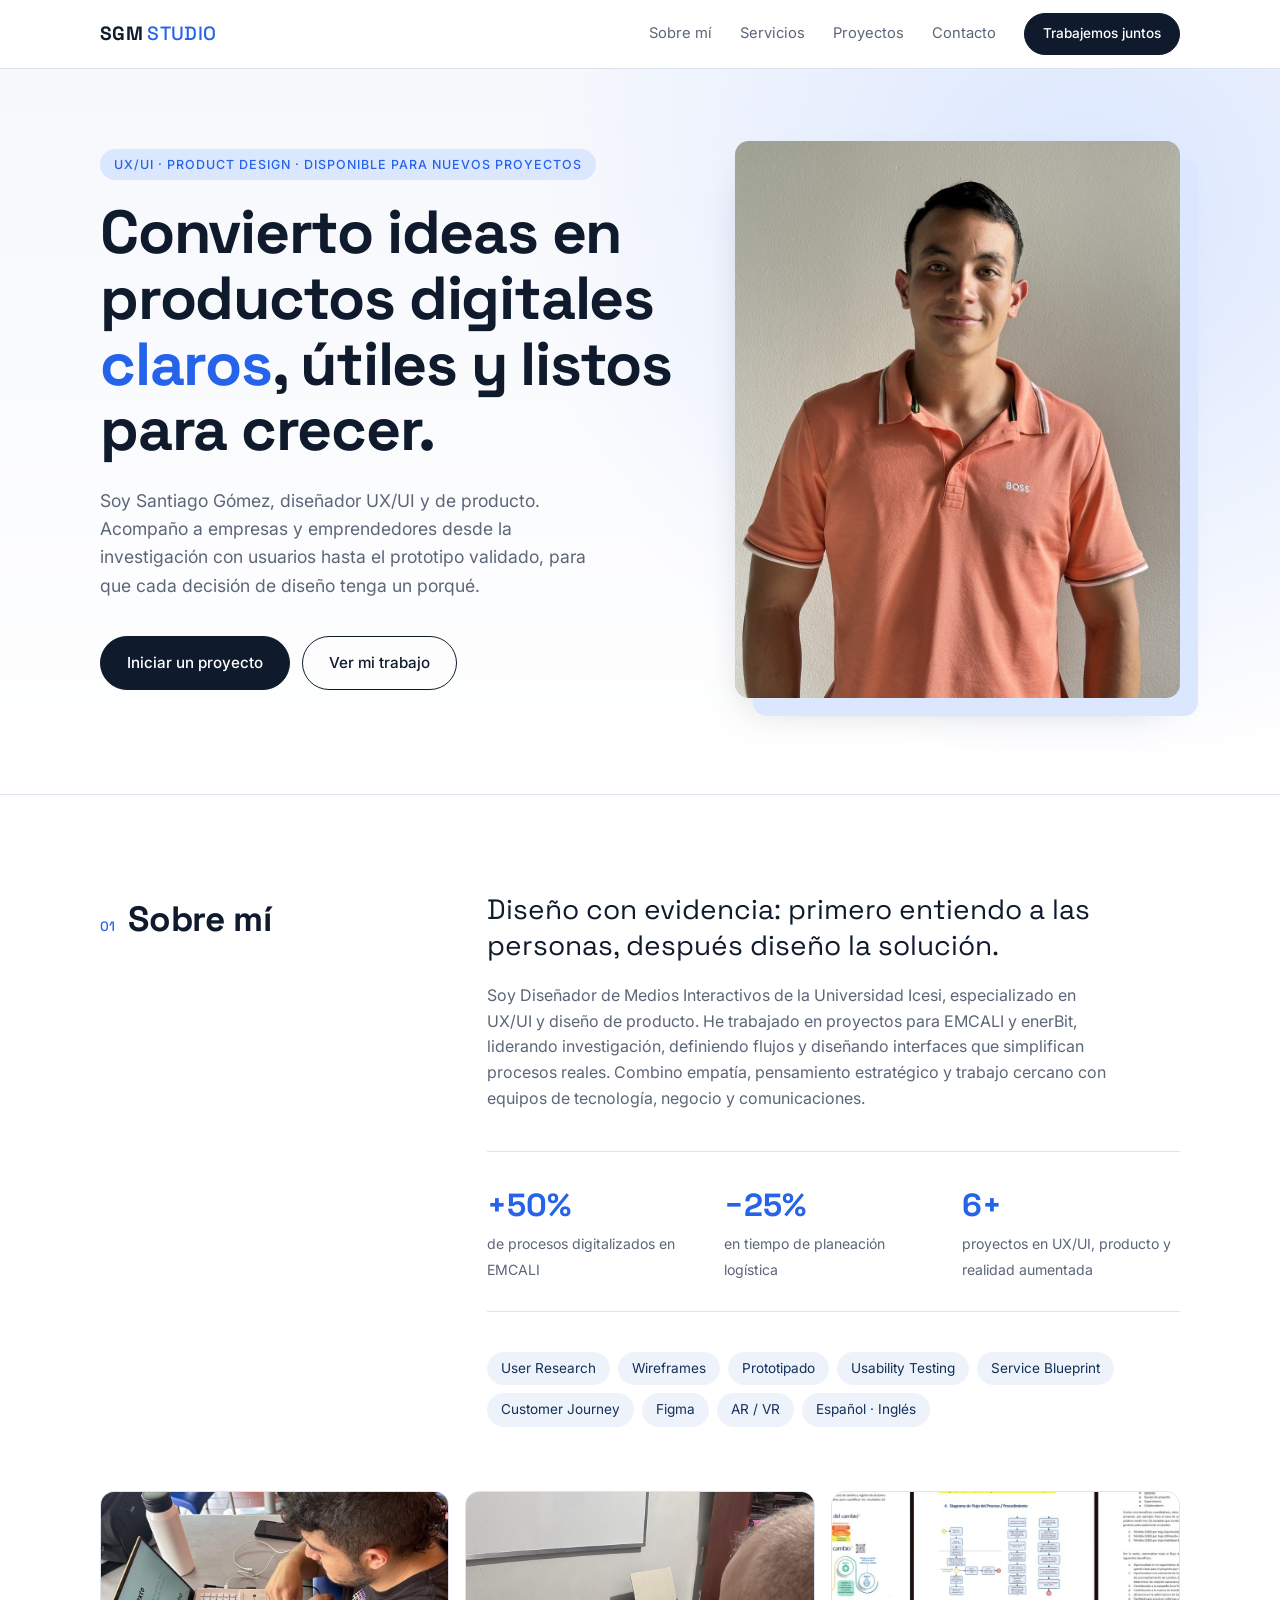
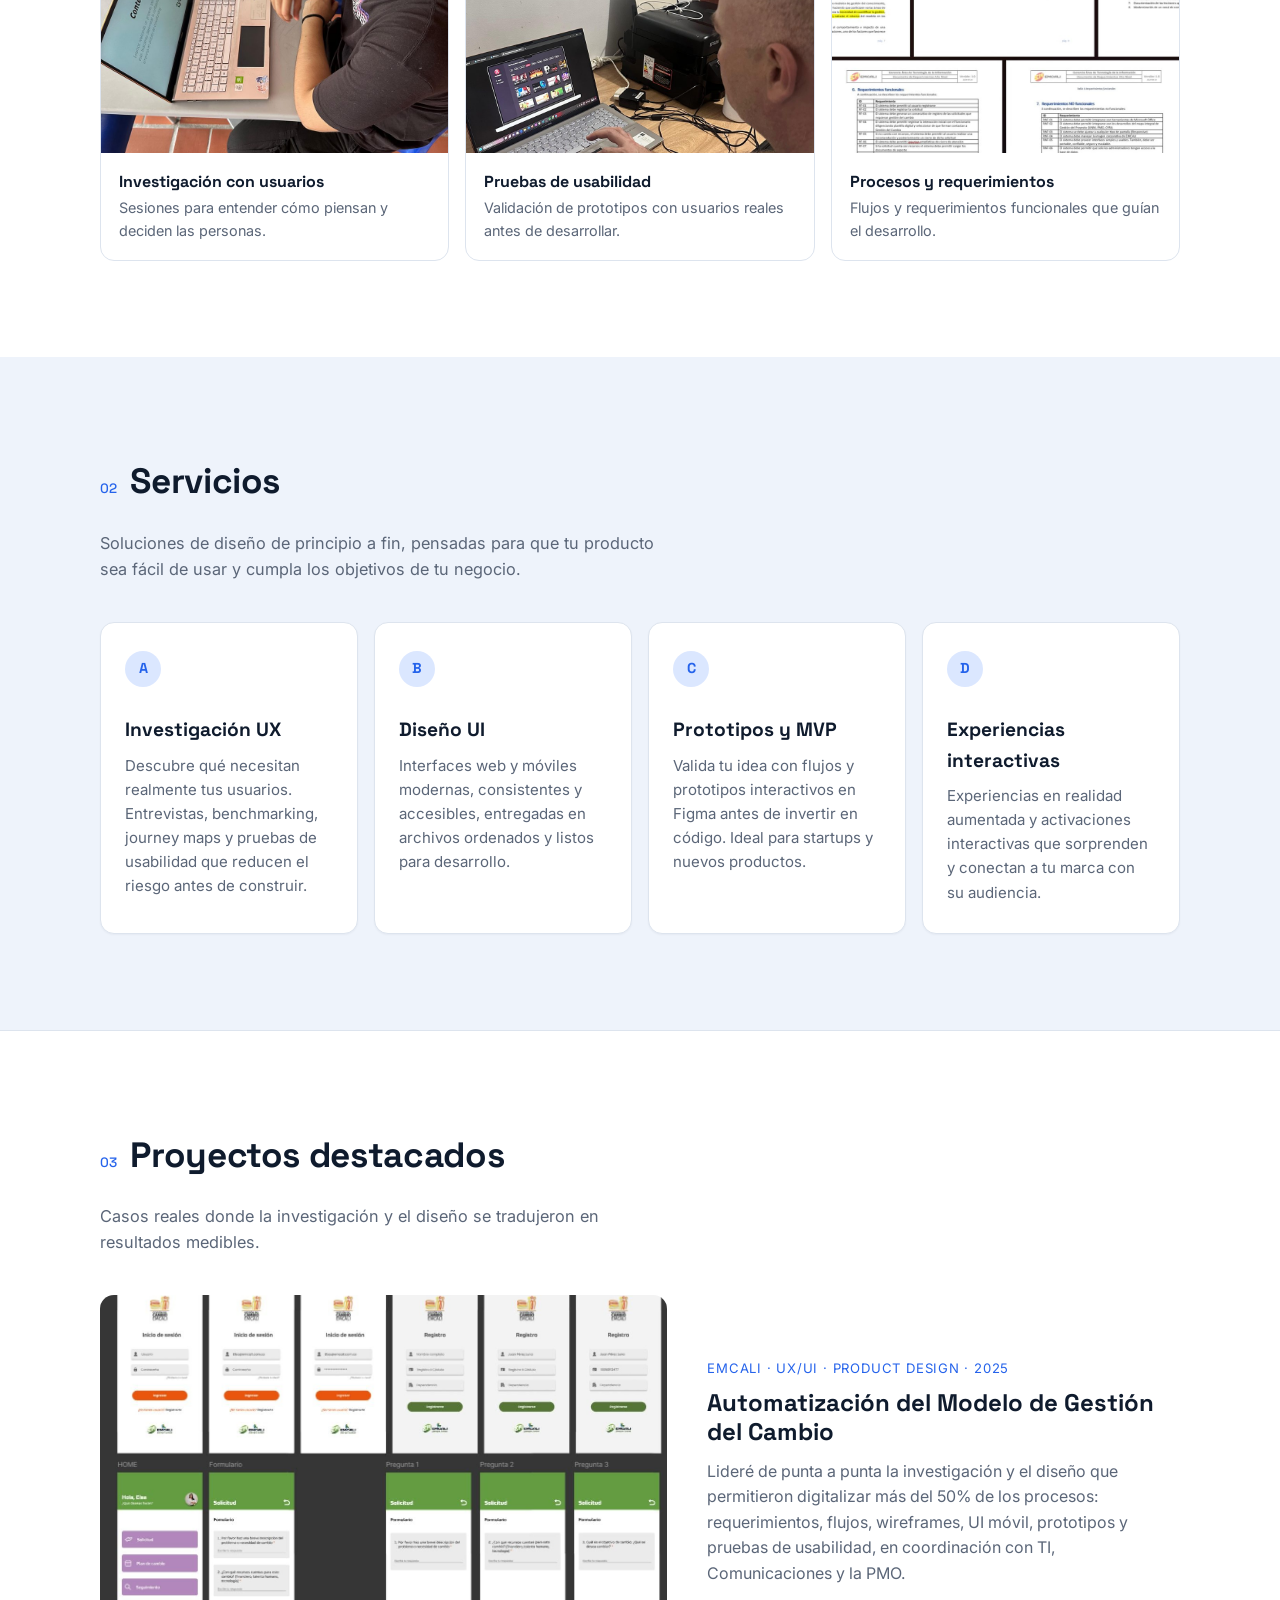
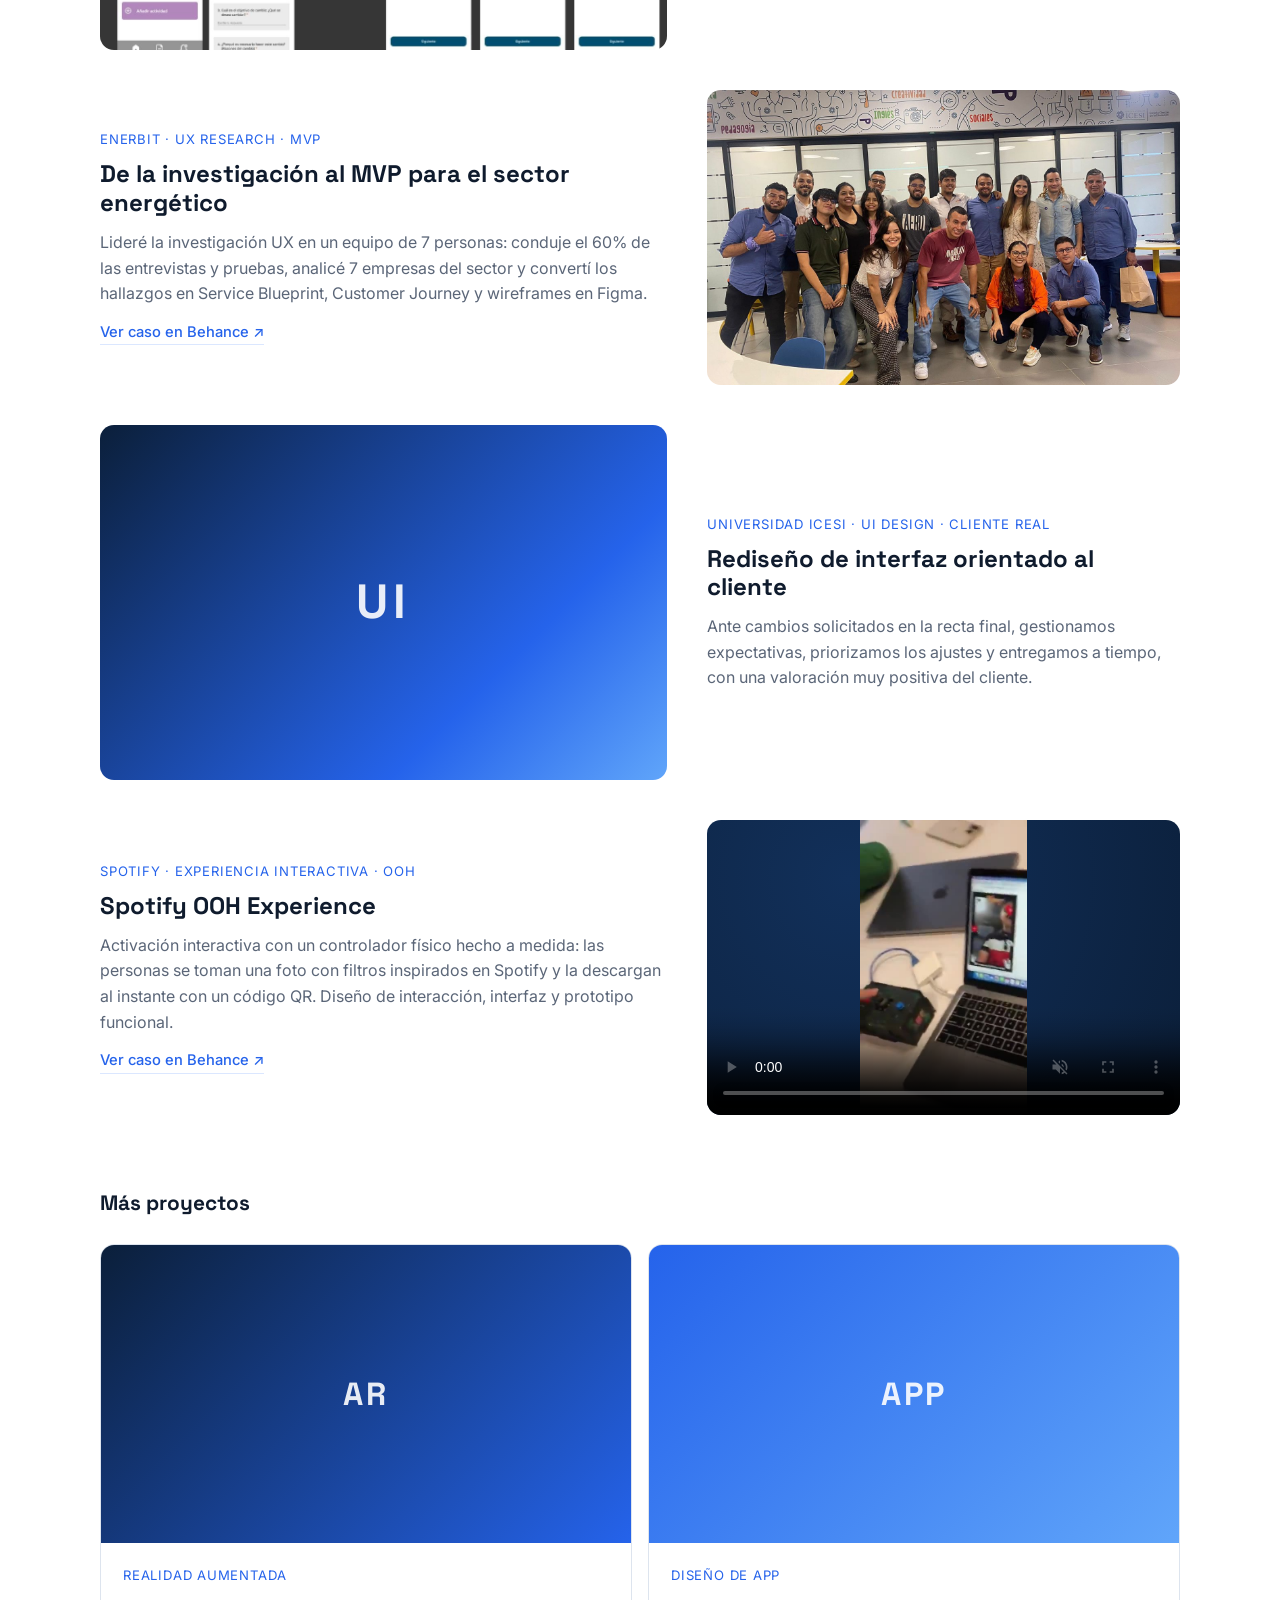
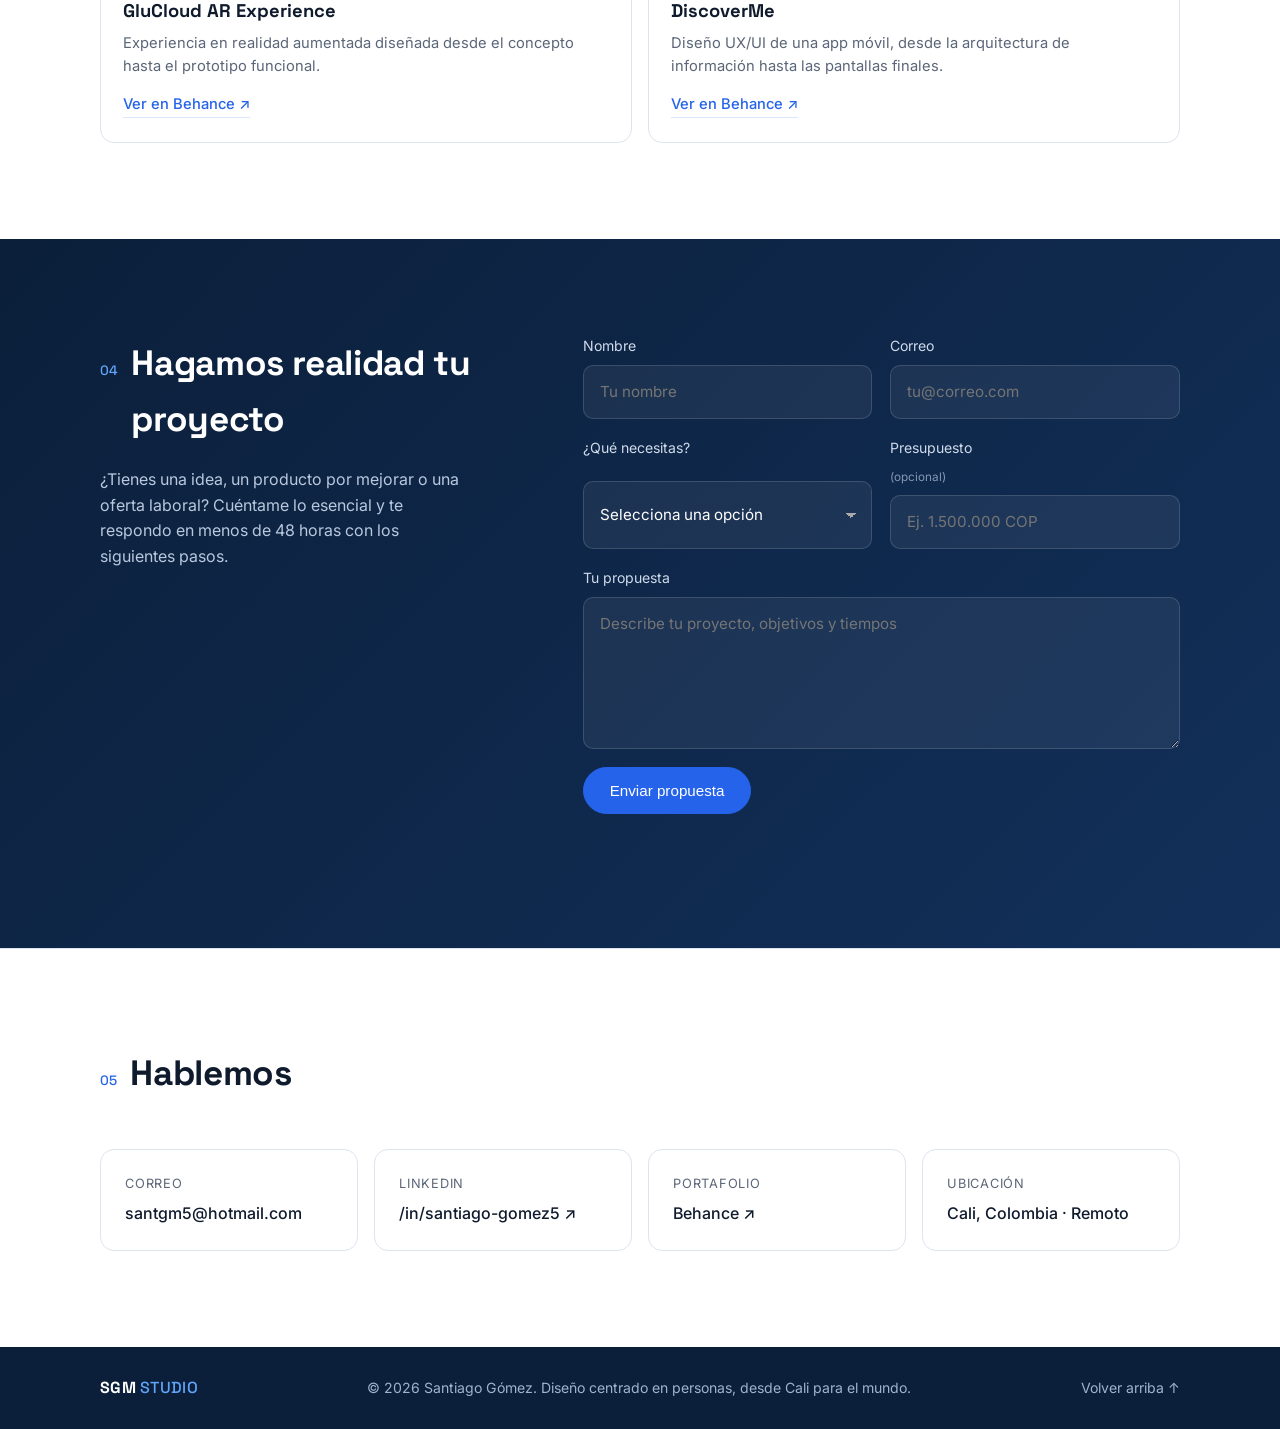
<file: index.html>
<!DOCTYPE html>
<html lang="es">
<head>
  <meta charset="UTF-8" />
  <meta name="viewport" content="width=device-width, initial-scale=1.0" />
  <title>SGM STUDIO — Santiago Gómez · Diseño UX/UI</title>
  <meta name="description" content="SGM STUDIO: estudio personal de Santiago Gómez, diseñador de medios interactivos en Cali, Colombia. UX research, UI, prototipos y productos digitales centrados en el usuario." />
  <link rel="preconnect" href="https://fonts.googleapis.com" />
  <link rel="preconnect" href="https://fonts.gstatic.com" crossorigin />
  <link href="https://fonts.googleapis.com/css2?family=Inter:wght@400;500;600&family=Space+Grotesk:wght@500;700&display=swap" rel="stylesheet" />
  <link rel="stylesheet" href="styles.css" />
</head>
<body>

  <!-- NAVEGACIÓN -->
  <header class="nav" id="top">
    <div class="container nav__inner">
      <a href="#top" class="logo">SGM<span>STUDIO</span></a>
      <button class="nav__toggle" aria-label="Abrir menú" aria-expanded="false" aria-controls="menu">
        <span></span><span></span>
      </button>
      <nav class="nav__menu" id="menu">
        <a href="#sobre-mi">Sobre mí</a>
        <a href="#servicios">Servicios</a>
        <a href="#proyectos">Proyectos</a>
        <a href="#contacto">Contacto</a>
        <a href="#propuesta" class="btn btn--small">Trabajemos juntos</a>
      </nav>
    </div>
  </header>

  <main>
    <!-- HERO -->
    <section class="hero">
      <div class="container hero__grid">
        <div class="hero__text">
          <p class="eyebrow">UX/UI · Product Design · Disponible para nuevos proyectos</p>
          <h1>Convierto ideas en productos digitales <em>claros</em>, útiles y listos para crecer.</h1>
          <p class="lead">Soy Santiago Gómez, diseñador UX/UI y de producto. Acompaño a empresas y emprendedores desde la investigación con usuarios hasta el prototipo validado, para que cada decisión de diseño tenga un porqué.</p>
          <div class="hero__actions">
            <a href="#propuesta" class="btn">Iniciar un proyecto</a>
            <a href="#proyectos" class="btn btn--ghost">Ver mi trabajo</a>
          </div>
        </div>
        <figure class="hero__photo">
          <img src="img/perfil.jpg" alt="Santiago Gómez, diseñador UX/UI" />
        </figure>
      </div>
    </section>

    <!-- SOBRE MÍ -->
    <section class="section" id="sobre-mi">
      <div class="container about">
        <h2 class="section__title"><span>01</span> Sobre mí</h2>
        <div class="about__body">
          <p class="about__big">Diseño con evidencia: primero entiendo a las personas, después diseño la solución.</p>
          <p>Soy Diseñador de Medios Interactivos de la Universidad Icesi, especializado en UX/UI y diseño de producto. He trabajado en proyectos para EMCALI y enerBit, liderando investigación, definiendo flujos y diseñando interfaces que simplifican procesos reales. Combino empatía, pensamiento estratégico y trabajo cercano con equipos de tecnología, negocio y comunicaciones.</p>
          <ul class="stats">
            <li><strong>+50%</strong><span>de procesos digitalizados en EMCALI</span></li>
            <li><strong>−25%</strong><span>en tiempo de planeación logística</span></li>
            <li><strong>6+</strong><span>proyectos en UX/UI, producto y realidad aumentada</span></li>
          </ul>
          <ul class="tags">
            <li>User Research</li><li>Wireframes</li><li>Prototipado</li><li>Usability Testing</li>
            <li>Service Blueprint</li><li>Customer Journey</li><li>Figma</li><li>AR / VR</li><li>Español · Inglés</li>
          </ul>
        </div>
      </div>
      <div class="container">
        <div class="gallery">
          <figure>
            <img src="img/investigacion.jpg" alt="Sesión de investigación con usuarios" loading="lazy" />
            <figcaption><strong>Investigación con usuarios</strong>Sesiones para entender cómo piensan y deciden las personas.</figcaption>
          </figure>
          <figure>
            <img src="img/pruebas-usabilidad.jpg" alt="Prueba de usabilidad de un prototipo" loading="lazy" />
            <figcaption><strong>Pruebas de usabilidad</strong>Validación de prototipos con usuarios reales antes de desarrollar.</figcaption>
          </figure>
          <figure>
            <img src="img/emcali-documentacion.jpg" alt="Documentación de procesos y requerimientos para EMCALI" loading="lazy" />
            <figcaption><strong>Procesos y requerimientos</strong>Flujos y requerimientos funcionales que guían el desarrollo.</figcaption>
          </figure>
        </div>
      </div>
    </section>

    <!-- SERVICIOS -->
    <section class="section section--alt" id="servicios">
      <div class="container">
        <h2 class="section__title"><span>02</span> Servicios</h2>
        <p class="section__intro">Soluciones de diseño de principio a fin, pensadas para que tu producto sea fácil de usar y cumpla los objetivos de tu negocio.</p>
        <div class="services">
          <article class="service">
            <span class="service__num">A</span>
            <h3>Investigación UX</h3>
            <p>Descubre qué necesitan realmente tus usuarios. Entrevistas, benchmarking, journey maps y pruebas de usabilidad que reducen el riesgo antes de construir.</p>
          </article>
          <article class="service">
            <span class="service__num">B</span>
            <h3>Diseño UI</h3>
            <p>Interfaces web y móviles modernas, consistentes y accesibles, entregadas en archivos ordenados y listos para desarrollo.</p>
          </article>
          <article class="service">
            <span class="service__num">C</span>
            <h3>Prototipos y MVP</h3>
            <p>Valida tu idea con flujos y prototipos interactivos en Figma antes de invertir en código. Ideal para startups y nuevos productos.</p>
          </article>
          <article class="service">
            <span class="service__num">D</span>
            <h3>Experiencias interactivas</h3>
            <p>Experiencias en realidad aumentada y activaciones interactivas que sorprenden y conectan a tu marca con su audiencia.</p>
          </article>
        </div>
      </div>
    </section>

    <!-- PROYECTOS -->
    <section class="section" id="proyectos">
      <div class="container">
        <h2 class="section__title"><span>03</span> Proyectos destacados</h2>
        <p class="section__intro">Casos reales donde la investigación y el diseño se tradujeron en resultados medibles.</p>
        <div class="projects">
          <article class="project">
            <img src="img/emcali.jpg" alt="Pantallas móviles de la app de Gestión del Cambio de EMCALI" loading="lazy" />
            <div class="project__info">
              <p class="project__meta">EMCALI · UX/UI · Product Design · 2025</p>
              <h3>Automatización del Modelo de Gestión del Cambio</h3>
              <p>Lideré de punta a punta la investigación y el diseño que permitieron digitalizar más del 50% de los procesos: requerimientos, flujos, wireframes, UI móvil, prototipos y pruebas de usabilidad, en coordinación con TI, Comunicaciones y la PMO.</p>
            </div>
          </article>
          <article class="project">
            <img src="img/enerbit.jpg" alt="Equipo del proyecto enerBit" loading="lazy" />
            <div class="project__info">
              <p class="project__meta">enerBit · UX Research · MVP</p>
              <h3>De la investigación al MVP para el sector energético</h3>
              <p>Lideré la investigación UX en un equipo de 7 personas: conduje el 60% de las entrevistas y pruebas, analicé 7 empresas del sector y convertí los hallazgos en Service Blueprint, Customer Journey y wireframes en Figma.</p>
              <a class="project__link" href="https://www.behance.net/gallery/185585443/enerBit-UI-UX-Web-development" target="_blank" rel="noopener">Ver caso en Behance ↗</a>
            </div>
          </article>
          <article class="project">
            <div class="project__cover" aria-hidden="true"><span>UI</span></div>
            <div class="project__info">
              <p class="project__meta">Universidad Icesi · UI Design · Cliente real</p>
              <h3>Rediseño de interfaz orientado al cliente</h3>
              <p>Ante cambios solicitados en la recta final, gestionamos expectativas, priorizamos los ajustes y entregamos a tiempo, con una valoración muy positiva del cliente.</p>
            </div>
          </article>
          <article class="project">
            <div class="project__media">
              <video src="img/spotify-ooh.mp4" poster="img/spotify-ooh-poster.jpg" autoplay muted loop playsinline controls preload="metadata" aria-label="Video de la experiencia Spotify OOH"></video>
            </div>
            <div class="project__info">
              <p class="project__meta">Spotify · Experiencia interactiva · OOH</p>
              <h3>Spotify OOH Experience</h3>
              <p>Activación interactiva con un controlador físico hecho a medida: las personas se toman una foto con filtros inspirados en Spotify y la descargan al instante con un código QR. Diseño de interacción, interfaz y prototipo funcional.</p>
              <a class="project__link" href="https://www.behance.net/gallery/163450445/Spotify-OOH-Experience" target="_blank" rel="noopener">Ver caso en Behance ↗</a>
            </div>
          </article>
        </div>

        <h3 class="subhead">Más proyectos</h3>
        <div class="minis">
          <a class="mini" href="https://www.behance.net/gallery/193637525/GluCloud-AR-experience-project" target="_blank" rel="noopener">
            <div class="mini__cover mini__cover--1"><span>AR</span></div>
            <div class="mini__body">
              <p class="project__meta">Realidad aumentada</p>
              <h4>GluCloud AR Experience</h4>
              <p>Experiencia en realidad aumentada diseñada desde el concepto hasta el prototipo funcional.</p>
              <span class="project__link">Ver en Behance ↗</span>
            </div>
          </a>
          <a class="mini" href="https://www.behance.net/gallery/138562343/App-DiscoverMe" target="_blank" rel="noopener">
            <div class="mini__cover mini__cover--2"><span>APP</span></div>
            <div class="mini__body">
              <p class="project__meta">Diseño de app</p>
              <h4>DiscoverMe</h4>
              <p>Diseño UX/UI de una app móvil, desde la arquitectura de información hasta las pantallas finales.</p>
              <span class="project__link">Ver en Behance ↗</span>
            </div>
          </a>
        </div>
      </div>
    </section>

    <!-- PROPUESTA -->
    <section class="section section--dark" id="propuesta">
      <div class="container proposal">
        <div class="proposal__intro">
          <h2 class="section__title section__title--light"><span>04</span> Hagamos realidad tu proyecto</h2>
          <p>¿Tienes una idea, un producto por mejorar o una oferta laboral? Cuéntame lo esencial y te respondo en menos de 48 horas con los siguientes pasos.</p>
        </div>
        <form class="form" id="proposal-form" novalidate>
          <div class="form__row">
            <label>Nombre
              <input type="text" name="nombre" required autocomplete="name" placeholder="Tu nombre" />
            </label>
            <label>Correo
              <input type="email" name="email" required autocomplete="email" placeholder="tu@correo.com" />
            </label>
          </div>
          <div class="form__row">
            <label>¿Qué necesitas?
              <select name="servicio" required>
                <option value="" disabled selected>Selecciona una opción</option>
                <option>Investigación UX</option>
                <option>Diseño UI</option>
                <option>Prototipo / MVP</option>
                <option>Experiencia interactiva (AR/VR)</option>
                <option>Oferta de empleo</option>
                <option>Otro</option>
              </select>
            </label>
            <label>Presupuesto <small>(opcional)</small>
              <input type="text" name="presupuesto" placeholder="Ej. 1.500.000 COP" />
            </label>
          </div>
          <label>Tu propuesta
            <textarea name="mensaje" rows="5" required placeholder="Describe tu proyecto, objetivos y tiempos"></textarea>
          </label>
          <input type="text" name="_honey" class="hidden" tabindex="-1" autocomplete="off" />
          <button type="submit" class="btn btn--light">Enviar propuesta</button>
          <p class="form__status" role="status" aria-live="polite"></p>
        </form>
      </div>
    </section>

    <!-- CONTACTO -->
    <section class="section" id="contacto">
      <div class="container">
        <h2 class="section__title"><span>05</span> Hablemos</h2>
        <div class="contact">
          <a class="contact__item" href="mailto:santgm5@hotmail.com">
            <span>Correo</span><strong>santgm5@hotmail.com</strong>
          </a>
          <a class="contact__item" href="https://www.linkedin.com/in/santiago-gomez5/" target="_blank" rel="noopener">
            <span>LinkedIn</span><strong>/in/santiago-gomez5 ↗</strong>
          </a>
          <a class="contact__item" href="https://www.behance.net/santiagogomez8" target="_blank" rel="noopener">
            <span>Portafolio</span><strong>Behance ↗</strong>
          </a>
          <div class="contact__item">
            <span>Ubicación</span><strong>Cali, Colombia · Remoto</strong>
          </div>
        </div>
      </div>
    </section>
  </main>

  <footer class="footer">
    <div class="container footer__inner">
      <span class="logo">SGM<span>STUDIO</span></span>
      <p>© <span id="year"></span> Santiago Gómez. Diseño centrado en personas, desde Cali para el mundo.</p>
      <a href="#top">Volver arriba ↑</a>
    </div>
  </footer>

  <script src="script.js"></script>
</body>
</html>
</file>
<file: styles.css>
/* ==========  SGM STUDIO — estilos  ========== */
:root {
  --bg: #ffffff;
  --bg-alt: #eef3fb;
  --bg-soft: #f6f8fc;
  --ink: #0f1b2d;
  --muted: #5b6678;
  --line: #dde4ee;
  --accent: #2563eb;
  --accent-2: #60a5fa;
  --accent-soft: #dbe7ff;
  --dark: #0b1f3a;
  --dark-2: #12305a;
  --radius: 14px;
  --max: 1120px;
  --font: "Inter", system-ui, -apple-system, sans-serif;
  --display: "Space Grotesk", "Inter", sans-serif;
}

* { box-sizing: border-box; margin: 0; padding: 0; }
html { scroll-behavior: smooth; scroll-padding-top: 80px; }
body { font-family: var(--font); background: var(--bg); color: var(--ink); line-height: 1.6; -webkit-font-smoothing: antialiased; }
img { display: block; max-width: 100%; }
a { color: inherit; text-decoration: none; }
ul { list-style: none; }
.hidden { position: absolute; left: -9999px; }

.container { width: 100%; max-width: var(--max); margin: 0 auto; padding: 0 20px; }

/* Botones */
.btn {
  display: inline-flex; align-items: center; justify-content: center;
  padding: 14px 26px; border-radius: 999px; border: 1.5px solid var(--ink);
  background: var(--ink); color: var(--bg); font-weight: 500; font-size: .95rem;
  cursor: pointer; transition: transform .2s, background .2s, color .2s; white-space: nowrap;
}
.btn:hover { transform: translateY(-2px); background: var(--accent); border-color: var(--accent); }
.btn--ghost { background: transparent; color: var(--ink); }
.btn--ghost:hover { color: #fff; }
.btn--small { padding: 9px 18px; font-size: .85rem; }
.btn--light { background: var(--accent); color: #fff; border-color: var(--accent); }
.btn--light:hover { background: var(--accent-2); border-color: var(--accent-2); color: var(--dark); }

/* Navegación */
.nav { position: sticky; top: 0; z-index: 50; background: rgba(255,255,255,.85); backdrop-filter: blur(10px); border-bottom: 1px solid var(--line); }
.nav__inner { display: flex; align-items: center; justify-content: space-between; height: 68px; }
.logo { font-family: var(--display); font-weight: 700; font-size: 1.2rem; letter-spacing: .02em; }
.logo span { color: var(--accent); margin-left: 4px; font-weight: 500; }
.nav__menu { display: flex; align-items: center; gap: 28px; font-size: .92rem; }
.nav__menu a:not(.btn) { color: var(--muted); transition: color .2s; }
.nav__menu a:not(.btn):hover { color: var(--ink); }
.nav__toggle { display: none; background: none; border: 0; width: 40px; height: 40px; cursor: pointer; position: relative; }
.nav__toggle span { position: absolute; left: 9px; right: 9px; height: 2px; background: var(--ink); transition: transform .3s, top .3s; }
.nav__toggle span:first-child { top: 15px; }
.nav__toggle span:last-child { top: 23px; }
.nav__toggle[aria-expanded="true"] span:first-child { top: 19px; transform: rotate(45deg); }
.nav__toggle[aria-expanded="true"] span:last-child { top: 19px; transform: rotate(-45deg); }

/* Hero */
.hero { padding: 72px 0 96px; background: radial-gradient(circle at 85% 20%, var(--accent-soft) 0, transparent 45%), linear-gradient(180deg, var(--bg-soft), var(--bg)); }
.hero__grid { display: grid; grid-template-columns: 1.3fr 1fr; gap: 56px; align-items: center; }
.eyebrow { display: inline-block; padding: 6px 14px; border-radius: 999px; background: var(--accent-soft); color: var(--accent); font-weight: 500; font-size: .78rem; text-transform: uppercase; letter-spacing: .08em; margin-bottom: 20px; }
h1 { font-family: var(--display); font-size: clamp(2.2rem, 5vw, 3.8rem); line-height: 1.08; letter-spacing: -.02em; font-weight: 700; }
h1 em { font-style: normal; color: var(--accent); }
.lead { margin: 24px 0 36px; font-size: 1.1rem; color: var(--muted); max-width: 520px; }
.hero__actions { display: flex; flex-wrap: wrap; gap: 12px; }
.hero__photo { aspect-ratio: 4 / 5; border-radius: var(--radius); overflow: hidden; background: var(--bg-alt); box-shadow: 18px 18px 0 var(--accent-soft), 0 20px 40px -20px rgba(15,27,45,.35); }
.hero__photo img { width: 100%; height: 100%; object-fit: cover; }

/* Secciones */
.section { padding: 96px 0; border-top: 1px solid var(--line); }
.section--alt { background: var(--bg-alt); border-top: 0; }
.section--dark { background: linear-gradient(135deg, var(--dark), var(--dark-2)); color: #fff; border-top: 0; }
.section__title { font-family: var(--display); font-size: clamp(1.6rem, 3vw, 2.2rem); font-weight: 700; letter-spacing: -.01em; margin-bottom: 48px; display: flex; align-items: baseline; gap: 14px; }
.section__title span { font-size: .85rem; color: var(--accent); font-weight: 500; }
.section__title--light { margin-bottom: 20px; }

/* Sobre mí */
.about { display: grid; grid-template-columns: 1fr 2fr; gap: 40px; }
.about .section__title { margin-bottom: 0; }
.about__big { font-family: var(--display); font-size: clamp(1.3rem, 2.4vw, 1.75rem); line-height: 1.3; margin-bottom: 20px; }
.about__body > p:not(.about__big) { color: var(--muted); max-width: 620px; }
.stats { display: grid; grid-template-columns: repeat(3, 1fr); gap: 20px; margin: 40px 0; padding: 28px 0; border-top: 1px solid var(--line); border-bottom: 1px solid var(--line); }
.stats strong { display: block; font-family: var(--display); font-size: 2rem; color: var(--accent); }
.stats span { font-size: .88rem; color: var(--muted); }
.tags { display: flex; flex-wrap: wrap; gap: 8px; }
.tags li { padding: 6px 14px; background: var(--bg-alt); color: var(--dark-2); border-radius: 999px; font-size: .85rem; }

/* Servicios */
.services { display: grid; grid-template-columns: repeat(4, 1fr); gap: 16px; }
.service { background: #fff; box-shadow: 0 1px 2px rgba(15,27,45,.04); padding: 28px 24px; border-radius: var(--radius); border: 1px solid var(--line); transition: transform .25s, border-color .25s; }
.service:hover { transform: translateY(-4px); border-color: var(--accent-2); box-shadow: 0 16px 30px -18px rgba(37,99,235,.45); }
.service__num { display: inline-grid; place-items: center; width: 36px; height: 36px; border-radius: 50%; background: var(--accent-soft); color: var(--accent); font-weight: 700; font-family: var(--display); font-size: .9rem; margin-bottom: 28px; }
.service h3 { font-family: var(--display); font-size: 1.2rem; margin-bottom: 8px; }
.service p { color: var(--muted); font-size: .94rem; }

/* Proyectos */
.projects { display: grid; gap: 40px; }
.project { display: grid; grid-template-columns: 1.2fr 1fr; gap: 40px; align-items: center; }
.project:nth-child(even) img { order: 2; }
.project img { width: 100%; aspect-ratio: 16 / 10; object-fit: cover; border-radius: var(--radius); background: var(--bg-alt); transition: transform .4s; }
.project:hover img { transform: scale(1.015); }
.project__meta { font-size: .82rem; text-transform: uppercase; letter-spacing: .06em; color: var(--accent); margin-bottom: 10px; }
.project h3 { font-family: var(--display); font-size: 1.5rem; line-height: 1.2; margin-bottom: 12px; }
.project p:not(.project__meta) { color: var(--muted); }

/* Propuesta */
.proposal { display: grid; grid-template-columns: 1fr 1.4fr; gap: 56px; }
.proposal__intro p { color: #b9c8de; max-width: 360px; }
.form { display: grid; gap: 18px; }
.form__row { display: grid; grid-template-columns: 1fr 1fr; gap: 18px; }
.form label { display: grid; gap: 8px; font-size: .88rem; color: #cfdaea; }
.form small { color: #8597b3; }
.form input, .form select, .form textarea {
  width: 100%; padding: 14px 16px; border-radius: 10px; border: 1px solid rgba(255,255,255,.14);
  background: rgba(255,255,255,.06); color: #fff; font: inherit; font-size: .95rem; transition: border-color .2s;
}
.form select { appearance: none; background-image: linear-gradient(45deg, transparent 50%, #aaa 50%), linear-gradient(135deg, #aaa 50%, transparent 50%); background-position: calc(100% - 20px) 50%, calc(100% - 15px) 50%; background-size: 5px 5px; background-repeat: no-repeat; }
.form input:focus, .form select:focus, .form textarea:focus { outline: none; border-color: var(--accent-2); background: rgba(255,255,255,.1); }
.form option { color: var(--ink); }
.section__title--light span { color: var(--accent-2); }
.form .invalid { border-color: #ff6b6b; }
.form textarea { resize: vertical; }
.form .btn { justify-self: start; }
.form__status { font-size: .9rem; min-height: 1.4em; }
.form__status.ok { color: #7ee2a8; }
.form__status.err { color: #ff8a8a; }

/* Contacto */
.contact { display: grid; grid-template-columns: repeat(4, 1fr); gap: 16px; }
.contact__item { padding: 24px; border: 1px solid var(--line); border-radius: var(--radius); display: grid; gap: 6px; transition: border-color .2s; overflow-wrap: anywhere; }
a.contact__item:hover { border-color: var(--accent); background: var(--bg-soft); }
.contact__item { background: #fff; }
.contact__item span { font-size: .8rem; color: var(--muted); text-transform: uppercase; letter-spacing: .06em; }
.contact__item strong { font-weight: 500; }

/* Footer */
.footer { background: var(--dark); padding: 28px 0; font-size: .88rem; color: #9fb2cf; }
.footer a:hover { color: #fff; }
.footer__inner { display: flex; justify-content: space-between; align-items: center; gap: 16px; flex-wrap: wrap; }
.footer .logo { color: #fff; font-size: 1rem; }
.footer .logo span { color: var(--accent-2); }

/* Animación de entrada */
.reveal { opacity: 0; transform: translateY(20px); transition: opacity .7s ease, transform .7s ease; }
.reveal.visible { opacity: 1; transform: none; }
@media (prefers-reduced-motion: reduce) {
  html { scroll-behavior: auto; }
  .reveal { opacity: 1; transform: none; transition: none; }
}

/* ==========  Responsive  ========== */
@media (max-width: 960px) {
  .services, .contact { grid-template-columns: repeat(2, 1fr); }
  .about, .proposal { grid-template-columns: 1fr; }
  .about .section__title { margin-bottom: 8px; }
}

@media (max-width: 760px) {
  .nav__toggle { display: block; }
  .nav__menu {
    position: absolute; top: 68px; left: 0; right: 0; flex-direction: column; align-items: stretch;
    gap: 0; padding: 8px 20px 20px; background: var(--bg); border-bottom: 1px solid var(--line);
    display: none;
  }
  .nav__menu.open { display: flex; }
  .nav__menu a:not(.btn) { padding: 14px 0; border-bottom: 1px solid var(--line); color: var(--ink); }
  .nav__menu .btn { margin-top: 16px; }

  .hero { padding: 40px 0 64px; }
  .hero__grid { grid-template-columns: 1fr; gap: 36px; }
  .hero__photo { order: -1; aspect-ratio: 1 / 1; max-width: 320px; }
  .section { padding: 64px 0; }
  .stats { grid-template-columns: 1fr; gap: 16px; }
  .project, .form__row { grid-template-columns: 1fr; gap: 20px; }
  .project:nth-child(even) img { order: 0; }
  .form .btn { justify-self: stretch; }
}

@media (max-width: 480px) {
  .services, .contact { grid-template-columns: 1fr; }
  .hero__actions .btn { flex: 1; }
}

/* Enlaces de proyecto y proyectos interactivos */
.project__link { display: inline-block; margin-top: 14px; font-weight: 500; font-size: .92rem; color: var(--accent); border-bottom: 1.5px solid var(--accent-soft); transition: border-color .2s; }
.project__link:hover, .mini:hover .project__link { border-color: var(--accent); }
.subhead { font-family: var(--display); font-size: 1.3rem; margin: 72px 0 24px; }
.minis { display: grid; grid-template-columns: repeat(3, 1fr); gap: 16px; }
.mini { border: 1px solid var(--line); border-radius: var(--radius); overflow: hidden; background: #fff; transition: transform .25s, box-shadow .25s, border-color .25s; display: flex; flex-direction: column; }
.mini:hover { transform: translateY(-4px); border-color: var(--accent-2); box-shadow: 0 16px 30px -18px rgba(37,99,235,.45); }
.mini__cover { aspect-ratio: 16 / 9; display: grid; place-items: center; }
.mini__cover span { font-family: var(--display); font-weight: 700; font-size: 2rem; letter-spacing: .08em; color: #fff; opacity: .9; }
.mini__cover--1 { background: linear-gradient(135deg, #0b1f3a, #2563eb); }
.mini__cover--2 { background: linear-gradient(135deg, #2563eb, #60a5fa); }
.mini__cover--3 { background: linear-gradient(135deg, #5b6678, #93c5fd); }
.mini__body { padding: 22px 22px 24px; display: flex; flex-direction: column; flex: 1; }
.mini h4 { font-family: var(--display); font-size: 1.15rem; margin-bottom: 6px; }
.mini__body > p:not(.project__meta) { color: var(--muted); font-size: .92rem; flex: 1; }
@media (max-width: 960px) { .minis { grid-template-columns: 1fr 1fr; } }
@media (max-width: 600px) { .minis { grid-template-columns: 1fr; } .subhead { margin-top: 48px; } }
.mini .project__link { align-self: flex-start; }

.section__intro { color: var(--muted); max-width: 560px; margin: -28px 0 40px; font-size: 1.02rem; }

/* Fotos reales */
.hero__photo img { object-position: center top; }
.gallery { display: grid; grid-template-columns: repeat(3, 1fr); gap: 16px; margin-top: 64px; }
.gallery figure { border-radius: var(--radius); overflow: hidden; background: #fff; border: 1px solid var(--line); }
.gallery img { width: 100%; aspect-ratio: 4 / 3; object-fit: cover; transition: transform .5s; }
.gallery figure:hover img { transform: scale(1.04); }
.gallery figcaption { padding: 16px 18px 18px; font-size: .9rem; color: var(--muted); }
.gallery figcaption strong { display: block; color: var(--ink); font-family: var(--display); font-size: 1rem; margin-bottom: 2px; }
.project__cover, .project__media { width: 100%; aspect-ratio: 16 / 10; border-radius: var(--radius); overflow: hidden; display: grid; place-items: center; }
.project__cover { background: linear-gradient(135deg, var(--dark), var(--accent) 70%, var(--accent-2)); }
.project__cover span { font-family: var(--display); font-weight: 700; font-size: 3rem; letter-spacing: .1em; color: #fff; opacity: .9; }
.project__media { background: radial-gradient(circle at 30% 20%, var(--dark-2), var(--dark)); }
.project__media { position: relative; }
.project__media video { position: absolute; inset: 0; width: 100%; height: 100%; object-fit: contain; display: block; }
.project:nth-child(even) .project__media { order: 2; }
.minis { grid-template-columns: repeat(2, 1fr); }
@media (max-width: 760px) {
  .project:nth-child(even) .project__media { order: 0; }
  .project__media { aspect-ratio: 4 / 5; }
  .gallery { grid-template-columns: 1fr; margin-top: 40px; }
}
@media (max-width: 600px) { .minis { grid-template-columns: 1fr; } }
</file>
